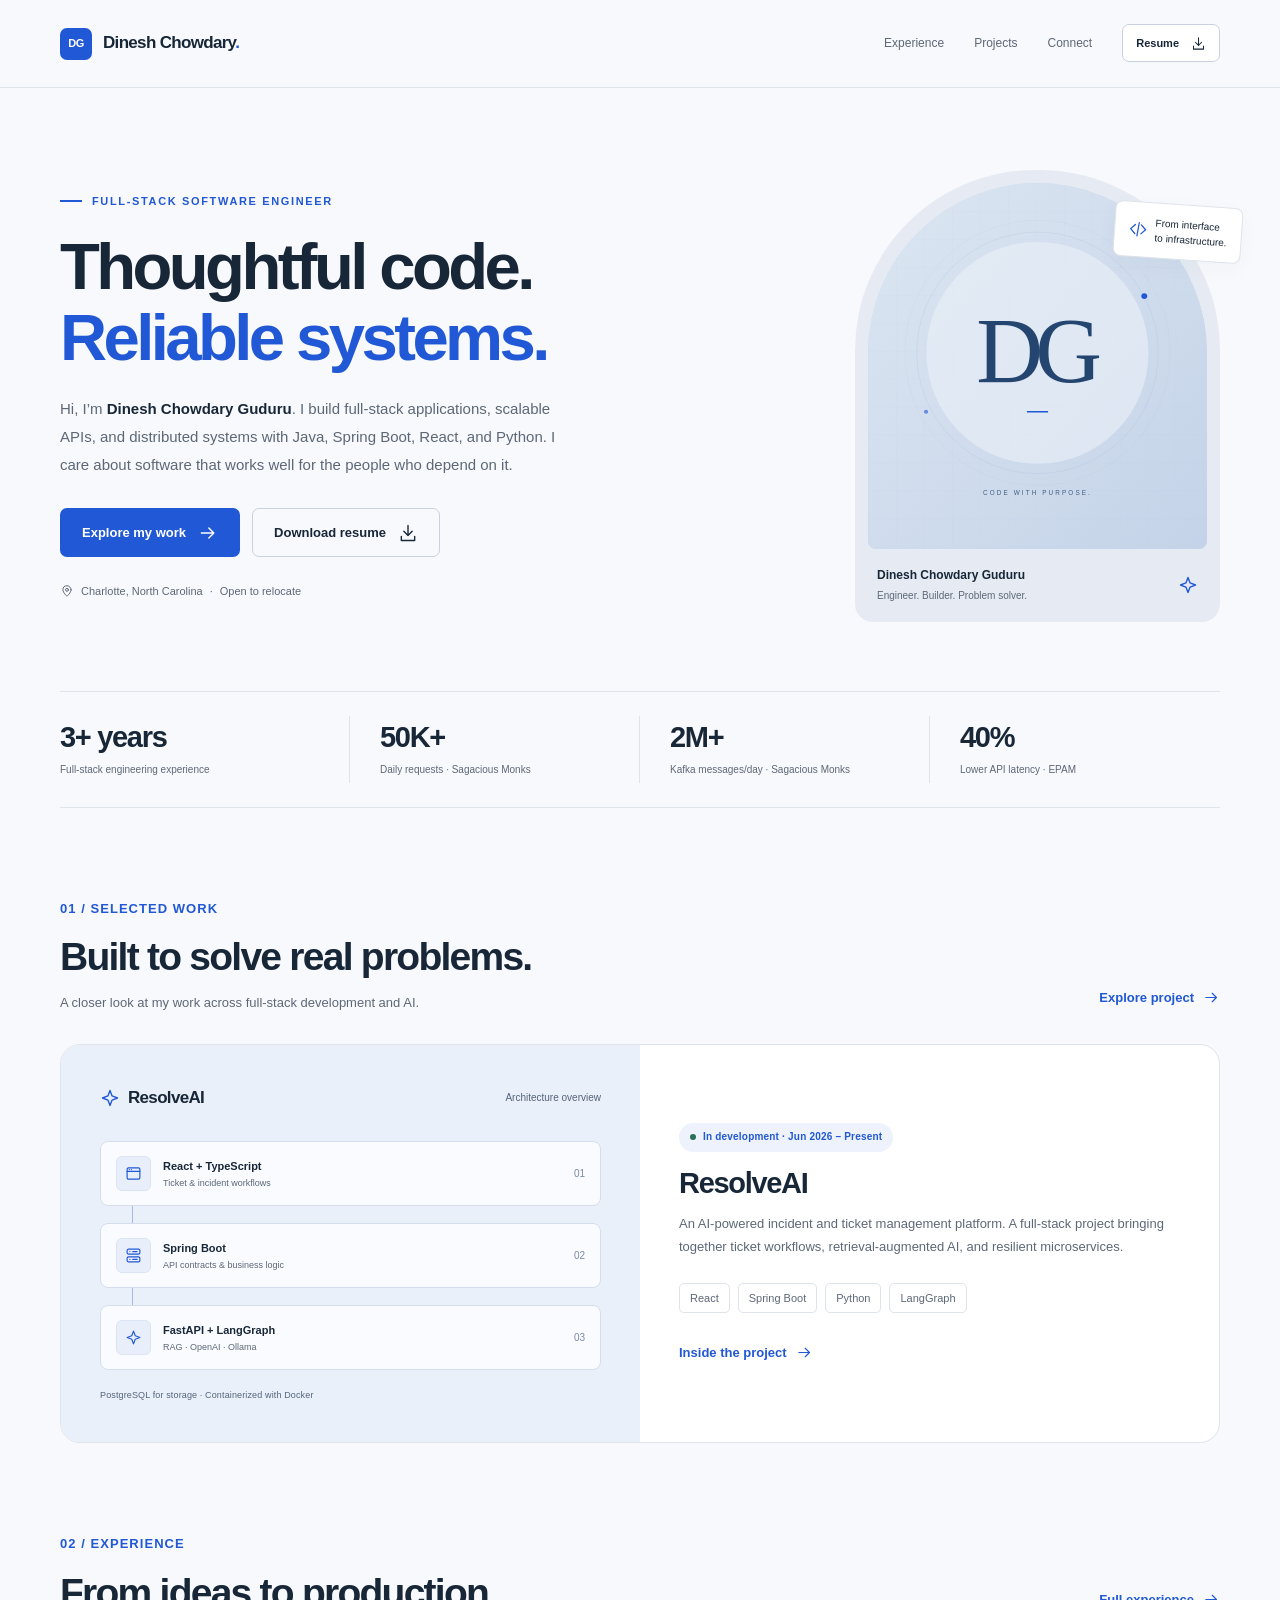
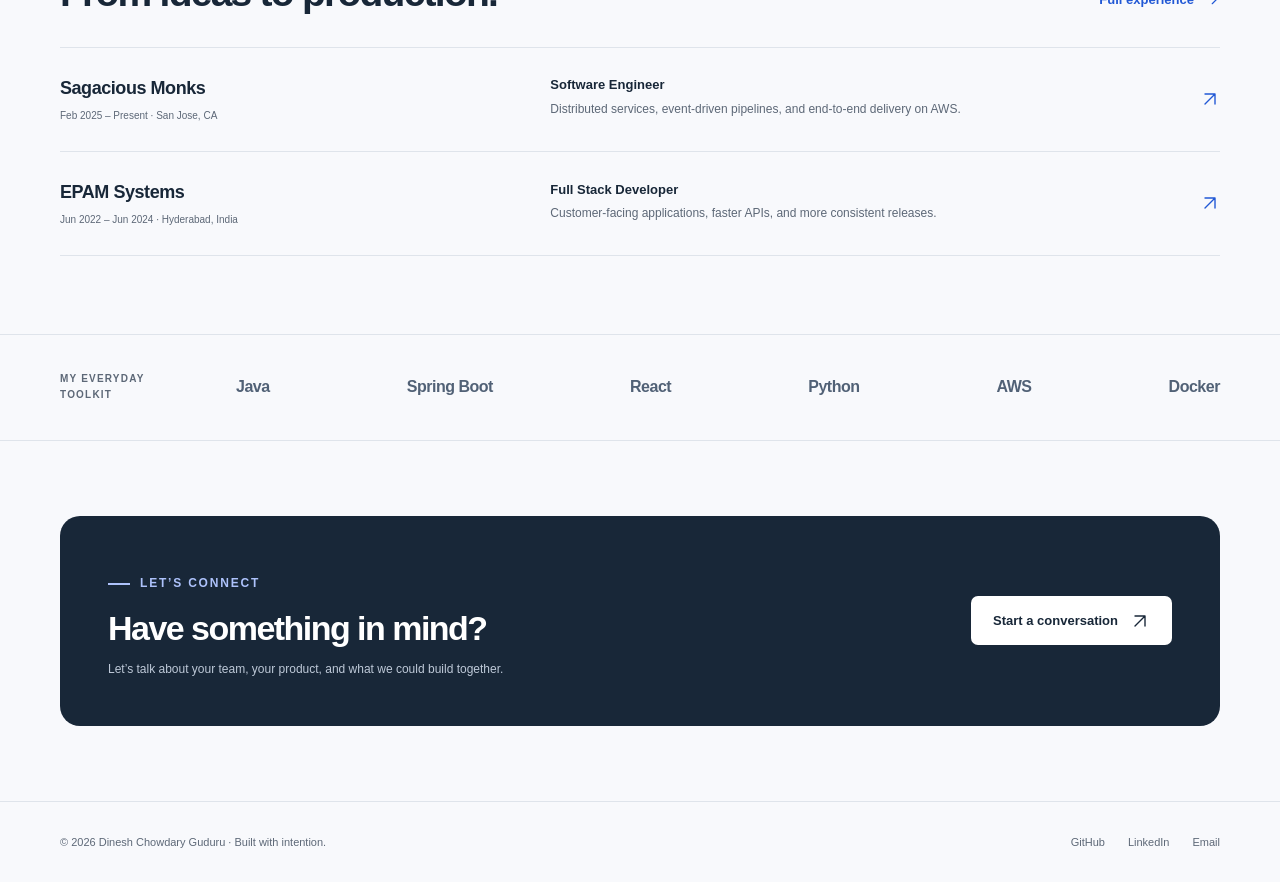
<file: index.html>
<!DOCTYPE html>
<html lang="en">
<head>
  <meta charset="UTF-8">
  <meta name="viewport" content="width=device-width, initial-scale=1.0">
  <meta name="description" content="Full-stack software engineer building scalable applications, APIs, and distributed systems with Java, Spring Boot, React, and Python. Based in Charlotte, NC.">
  <meta name="author" content="Dinesh Chowdary Guduru">
  <meta name="theme-color" content="#f8f9fc">
  <meta property="og:title" content="Dinesh Chowdary Guduru | Full-Stack Software Engineer">
  <meta property="og:description" content="Full-stack software engineer building scalable applications, APIs, and distributed systems with Java, Spring Boot, React, and Python. Based in Charlotte, NC.">
  <meta property="og:type" content="website">
  <title>Dinesh Chowdary Guduru | Full-Stack Software Engineer</title>
  <link rel="icon" type="image/svg+xml" href="assets/favicon.svg">
  <link rel="stylesheet" href="styles.css">
  <script src="script.js" defer></script>
</head>
<body>
  <a class="skip-link" href="#main-content">Skip to content</a>
  <header class="site-header">
    <div class="container nav-shell">
      <!-- Your name is the Home button on every page. -->
      <a class="brand" href="index.html" aria-label="Dinesh Chowdary Guduru — Home" aria-current="page">
        <span class="brand-mark" aria-hidden="true">DG</span>
        <span>Dinesh Chowdary<span class="brand-dot">.</span></span>
      </a>
      <button class="menu-toggle" type="button" data-menu-button aria-controls="site-navigation" aria-expanded="false" hidden>
        <span data-menu-label>Menu</span><svg class="icon" viewBox="0 0 24 24" aria-hidden="true"><path d="M4 7h16M4 12h16M4 17h16"/></svg>
      </button>
      <nav id="site-navigation" class="site-nav" data-navigation aria-label="Main navigation">
        <a class="nav-link" href="experience.html">Experience</a>
        <a class="nav-link" href="projects.html">Projects</a>
        <a class="nav-link" href="connect.html">Connect</a>
        <a class="button button-secondary nav-resume" href="assets/dinesh-guduru-resume.pdf" download>Resume<svg class="icon" viewBox="0 0 24 24" aria-hidden="true"><path d="M12 3v12m-5-5 5 5 5-5M4 16v5h16v-5"/></svg></a>
      </nav>
    </div>
  </header>
  <main id="main-content" tabindex="-1">
    <!-- HOME: introduction and portrait -->
    <section class="container hero" aria-labelledby="home-title">
      <div class="hero-grid">
        <div class="hero-copy">
          <p class="eyebrow">Full-stack software engineer</p>
          <h1 id="home-title">Thoughtful code.<span>Reliable systems.</span></h1>
          <p class="hero-intro">Hi, I’m <strong>Dinesh Chowdary Guduru</strong>. I build full-stack applications, scalable APIs, and distributed systems with Java, Spring Boot, React, and Python. I care about software that works well for the people who depend on it.</p>
          <div class="button-row">
            <a class="button button-primary" href="projects.html">Explore my work<svg class="icon" viewBox="0 0 24 24" aria-hidden="true"><path d="M4 12h15m-6-6 6 6-6 6"/></svg></a>
            <a class="button button-secondary" href="assets/dinesh-guduru-resume.pdf" download>Download resume<svg class="icon" viewBox="0 0 24 24" aria-hidden="true"><path d="M12 3v12m-5-5 5 5 5-5M4 16v5h16v-5"/></svg></a>
          </div>
          <p class="hero-location"><svg class="icon" viewBox="0 0 24 24" aria-hidden="true"><path d="M19 10c0 5-7 11-7 11S5 15 5 10a7 7 0 1 1 14 0Z"/><circle cx="12" cy="10" r="2.5"/></svg>Charlotte, North Carolina<span aria-hidden="true">·</span>Open to relocate</p>
        </div>
        <div class="portrait">
          <div class="portrait-wrap">
            <!-- PHOTO: replace assets/profile.svg with assets/profile.jpg,
                 and set alt="Portrait of Dinesh Chowdary Guduru". -->
            <img class="portrait-image" data-portrait src="assets/profile.svg" width="800" height="864" alt="DG monogram for Dinesh Chowdary Guduru" fetchpriority="high">
            <div class="portrait-tag"><svg class="icon" viewBox="0 0 24 24" aria-hidden="true"><path d="m8 6-6 6 6 6m8-12 6 6-6 6m-3-15-2 18"/></svg>From interface<br>to infrastructure.</div>
            <div class="portrait-caption">
              <div><strong>Dinesh Chowdary Guduru</strong><p>Engineer. Builder. Problem solver.</p></div>
              <svg class="icon" viewBox="0 0 24 24" aria-hidden="true"><path d="m12 3 2.5 6.5L21 12l-6.5 2.5L12 21l-2.5-6.5L3 12l6.5-2.5L12 3Z"/></svg>
            </div>
          </div>
        </div>
      </div>
    </section>

    <!-- Results from the supplied resume. Each links to the relevant experience. -->
    <div class="container proof-strip" aria-label="Career highlights">
      <div class="proof-item"><a href="experience.html"><strong>3+ years</strong><span>Full-stack engineering experience</span></a></div>
      <div class="proof-item"><a href="experience.html#sagacious"><strong>50K+</strong><span>Daily requests · Sagacious Monks</span></a></div>
      <div class="proof-item"><a href="experience.html#sagacious"><strong>2M+</strong><span>Kafka messages/day · Sagacious Monks</span></a></div>
      <div class="proof-item"><a href="experience.html#epam"><strong>40%</strong><span>Lower API latency · EPAM</span></a></div>
    </div>

    <!-- HOME: featured project -->
    <section class="container section" aria-labelledby="featured-title">
      <div class="section-header">
        <div><p class="section-number">01 / SELECTED WORK</p><h2 id="featured-title">Built to solve real problems.</h2><p>A closer look at my work across full-stack development and AI.</p></div>
        <a class="text-link" href="projects.html">Explore project<svg class="icon" viewBox="0 0 24 24" aria-hidden="true"><path d="M4 12h15m-6-6 6 6-6 6"/></svg></a>
      </div>
      <article class="project-feature">
        <div class="project-visual">
            <div class="visual-topline">
              <span class="project-logotype"><svg class="icon" viewBox="0 0 24 24" aria-hidden="true"><path d="m12 3 2.5 6.5L21 12l-6.5 2.5L12 21l-2.5-6.5L3 12l6.5-2.5L12 3Z"/></svg>ResolveAI</span>
              <span>Architecture overview</span>
            </div>
            <div class="architecture" role="img" aria-label="ResolveAI architecture: React and TypeScript interface, Spring Boot API services, Python FastAPI with LangGraph and RAG, and PostgreSQL storage.">
              <div class="architecture-node">
                <span class="node-icon"><svg class="icon" viewBox="0 0 24 24" aria-hidden="true"><rect x="3" y="4" width="18" height="16" rx="2"/><path d="M3 9h18M6 6.5h.01m3 0h.01"/></svg></span>
                <div><span class="node-title">React + TypeScript</span><span class="node-detail">Ticket &amp; incident workflows</span></div>
                <span class="node-number">01</span>
              </div>
              <div class="node-connector"></div>
              <div class="architecture-node">
                <span class="node-icon"><svg class="icon" viewBox="0 0 24 24" aria-hidden="true"><rect x="3" y="3" width="18" height="7" rx="2"/><rect x="3" y="14" width="18" height="7" rx="2"/><path d="M7 6.5h.01M7 17.5h.01M11 6.5h6M11 17.5h6"/></svg></span>
                <div><span class="node-title">Spring Boot</span><span class="node-detail">API contracts &amp; business logic</span></div>
                <span class="node-number">02</span>
              </div>
              <div class="node-connector"></div>
              <div class="architecture-node">
                <span class="node-icon"><svg class="icon" viewBox="0 0 24 24" aria-hidden="true"><path d="m12 3 2.5 6.5L21 12l-6.5 2.5L12 21l-2.5-6.5L3 12l6.5-2.5L12 3Z"/></svg></span>
                <div><span class="node-title">FastAPI + LangGraph</span><span class="node-detail">RAG · OpenAI · Ollama</span></div>
                <span class="node-number">03</span>
              </div>
            </div>
            <p class="visual-caption">PostgreSQL for storage · Containerized with Docker</p>
          </div>
        <div class="project-copy">
          <span class="pill"><span class="status-dot"></span>In development · Jun 2026 – Present</span>
          <h3>ResolveAI</h3>
          <p>An AI-powered incident and ticket management platform. A full-stack project bringing together ticket workflows, retrieval-augmented AI, and resilient microservices.</p>
          <ul class="tags" aria-label="Technologies"><li>React</li><li>Spring Boot</li><li>Python</li><li>LangGraph</li></ul>
          <a class="text-link" href="projects.html#resolveai">Inside the project<svg class="icon" viewBox="0 0 24 24" aria-hidden="true"><path d="M4 12h15m-6-6 6 6-6 6"/></svg></a>
        </div>
      </article>
    </section>

    <!-- HOME: work experience preview -->
    <section class="container section experience-preview" aria-labelledby="experience-title">
      <div class="section-header">
        <div><p class="section-number">02 / EXPERIENCE</p><h2 id="experience-title">From ideas to production.</h2></div>
        <a class="text-link" href="experience.html">Full experience<svg class="icon" viewBox="0 0 24 24" aria-hidden="true"><path d="M4 12h15m-6-6 6 6-6 6"/></svg></a>
      </div>
      <a class="experience-row" href="experience.html#sagacious">
        <div><div class="company-name">Sagacious Monks</div><p class="company-date">Feb 2025 – Present · San Jose, CA</p></div>
        <div class="experience-summary"><h3>Software Engineer</h3><p>Distributed services, event-driven pipelines, and end-to-end delivery on AWS.</p></div>
        <svg class="icon" viewBox="0 0 24 24" aria-hidden="true"><path d="M6 18 18 6M6 6h12v12"/></svg>
      </a>
      <a class="experience-row" href="experience.html#epam">
        <div><div class="company-name">EPAM Systems</div><p class="company-date">Jun 2022 – Jun 2024 · Hyderabad, India</p></div>
        <div class="experience-summary"><h3>Full Stack Developer</h3><p>Customer-facing applications, faster APIs, and more consistent releases.</p></div>
        <svg class="icon" viewBox="0 0 24 24" aria-hidden="true"><path d="M6 18 18 6M6 6h12v12"/></svg>
      </a>
    </section>

    <section class="skills-band" aria-label="Core technologies">
      <div class="container skills-inner">
        <p>My everyday toolkit</p>
        <div class="skill-names"><span>Java</span><span>Spring Boot</span><span>React</span><span>Python</span><span>AWS</span><span>Docker</span></div>
      </div>
    </section>
    <section class="container cta-section" aria-labelledby="cta-title">
      <div class="cta-panel">
        <div>
          <p class="eyebrow">Let’s connect</p>
          <h2 id="cta-title">Have something in mind?</h2>
          <p>Let’s talk about your team, your product, and what we could build together.</p>
        </div>
        <a class="button button-white" href="connect.html">Start a conversation<svg class="icon" viewBox="0 0 24 24" aria-hidden="true"><path d="M6 18 18 6M6 6h12v12"/></svg></a>
      </div>
    </section>
  </main>
  <footer class="site-footer">
    <div class="container footer-inner">
      <p class="footer-copy">© <span data-year>2026</span> Dinesh Chowdary Guduru · Built with intention.</p>
      <nav class="footer-links" aria-label="Social links">
        <a href="https://github.com/dineshchowdary15" target="_blank" rel="noopener noreferrer">GitHub<span class="sr-only"> (opens in a new tab)</span></a>
        <a href="https://www.linkedin.com/in/dinesh-chowdary-7924b6219" target="_blank" rel="noopener noreferrer">LinkedIn<span class="sr-only"> (opens in a new tab)</span></a>
        <a href="mailto:dineshchowdary15@gmail.com">Email</a>
      </nav>
    </div>
  </footer>
</body>
</html>
</file>
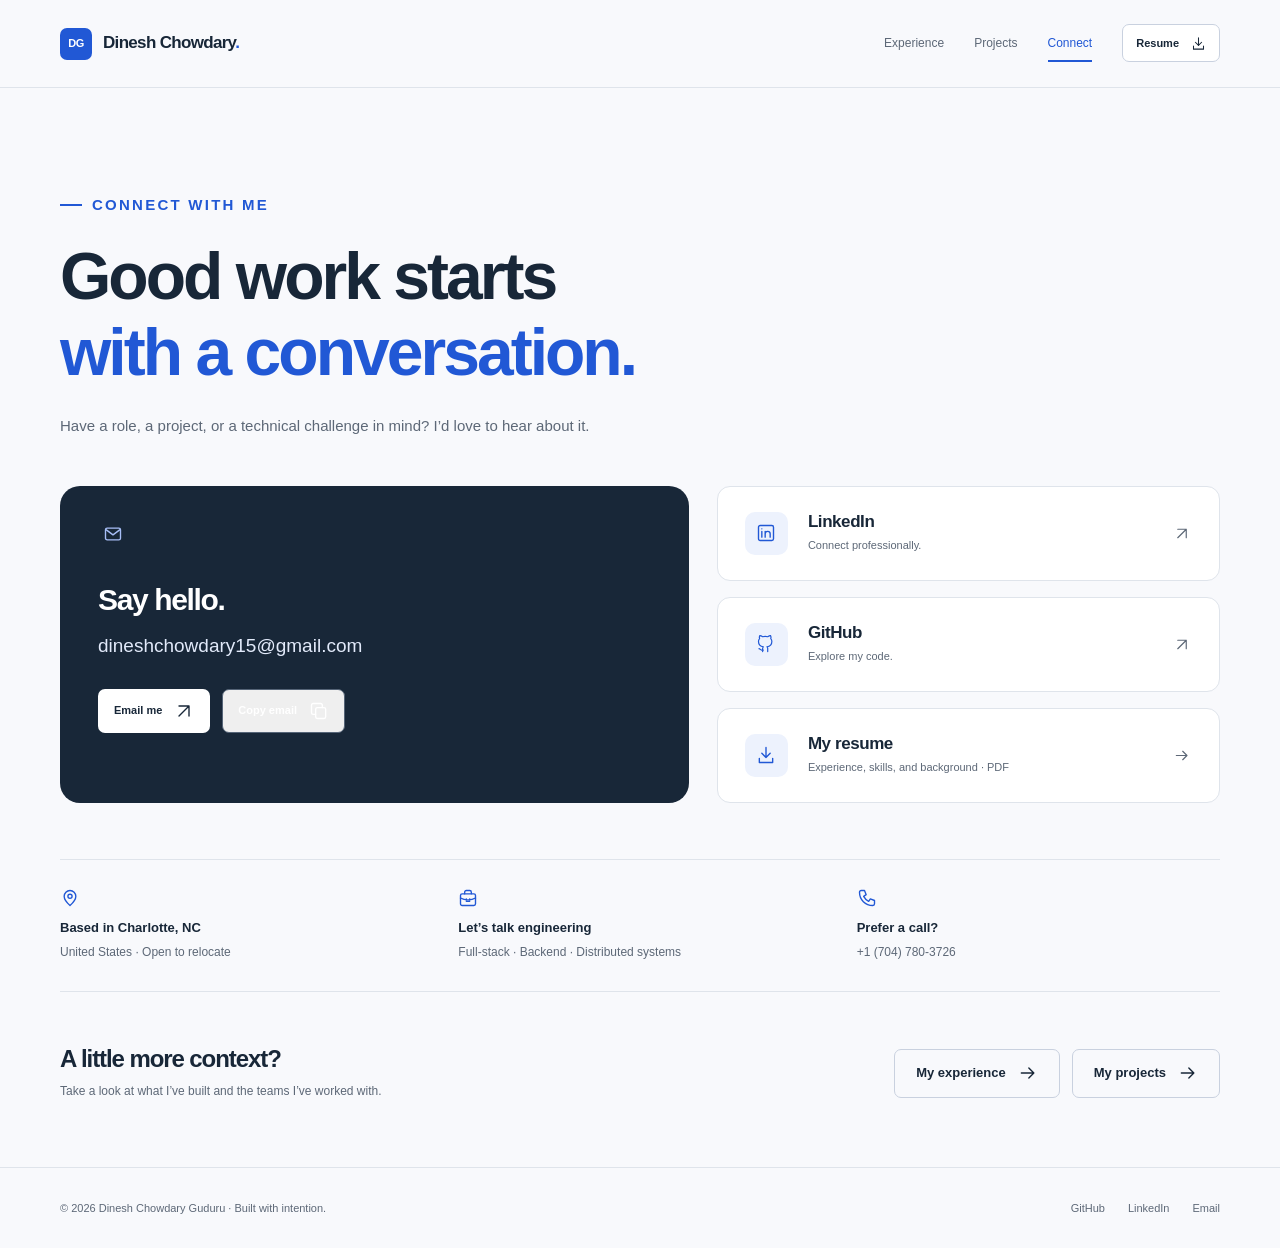
<file: connect.html>
<!DOCTYPE html>
<html lang="en">
<head>
  <meta charset="UTF-8">
  <meta name="viewport" content="width=device-width, initial-scale=1.0">
  <meta name="description" content="Connect with Dinesh Chowdary Guduru about full-stack engineering, distributed systems, and software opportunities.">
  <meta name="author" content="Dinesh Chowdary Guduru">
  <meta name="theme-color" content="#f8f9fc">
  <meta property="og:title" content="Connect | Dinesh Chowdary Guduru">
  <meta property="og:description" content="Connect with Dinesh Chowdary Guduru about full-stack engineering, distributed systems, and software opportunities.">
  <meta property="og:type" content="website">
  <title>Connect | Dinesh Chowdary Guduru</title>
  <link rel="icon" type="image/svg+xml" href="assets/favicon.svg">
  <link rel="stylesheet" href="styles.css">
  <script src="script.js" defer></script>
</head>
<body>
  <a class="skip-link" href="#main-content">Skip to content</a>
  <header class="site-header">
    <div class="container nav-shell">
      <!-- Your name is the Home button on every page. -->
      <a class="brand" href="index.html" aria-label="Dinesh Chowdary Guduru — Home">
        <span class="brand-mark" aria-hidden="true">DG</span>
        <span>Dinesh Chowdary<span class="brand-dot">.</span></span>
      </a>
      <button class="menu-toggle" type="button" data-menu-button aria-controls="site-navigation" aria-expanded="false" hidden>
        <span data-menu-label>Menu</span><svg class="icon" viewBox="0 0 24 24" aria-hidden="true"><path d="M4 7h16M4 12h16M4 17h16"/></svg>
      </button>
      <nav id="site-navigation" class="site-nav" data-navigation aria-label="Main navigation">
        <a class="nav-link" href="experience.html">Experience</a>
        <a class="nav-link" href="projects.html">Projects</a>
        <a class="nav-link" href="connect.html" aria-current="page">Connect</a>
        <a class="button button-secondary nav-resume" href="assets/dinesh-guduru-resume.pdf" download>Resume<svg class="icon" viewBox="0 0 24 24" aria-hidden="true"><path d="M12 3v12m-5-5 5 5 5-5M4 16v5h16v-5"/></svg></a>
      </nav>
    </div>
  </header>
  <main id="main-content" tabindex="-1">
    <section class="container page-intro connect-intro" aria-labelledby="connect-page-title">
      <p class="eyebrow">Connect with me</p>
      <h1 id="connect-page-title">Good work starts<br><span class="text-blue">with a conversation.</span></h1>
      <p>Have a role, a project, or a technical challenge in mind? I’d love to hear about it.</p>
    </section>

    <div class="container contact-grid">
      <section class="email-card" aria-labelledby="email-title">
        <svg class="icon" viewBox="0 0 24 24" aria-hidden="true"><rect x="3" y="5" width="18" height="14" rx="2"/><path d="m4 7 8 6 8-6"/></svg>
        <h2 id="email-title">Say hello.</h2>
        <a class="email-address" href="mailto:dineshchowdary15@gmail.com">dineshchowdary15@gmail.com</a>
        <div class="button-row">
          <a class="button button-white" href="mailto:dineshchowdary15@gmail.com?subject=Let%27s%20connect">Email me<svg class="icon" viewBox="0 0 24 24" aria-hidden="true"><path d="M6 18 18 6M6 6h12v12"/></svg></a>
          <button class="button button-ghost" type="button" data-copy-email="dineshchowdary15@gmail.com">Copy email<svg class="icon" viewBox="0 0 24 24" aria-hidden="true"><rect x="8" y="8" width="12" height="13" rx="2"/><path d="M16 8V5a2 2 0 0 0-2-2H5a2 2 0 0 0-2 2v9a2 2 0 0 0 2 2h3"/></svg></button>
        </div>
        <p class="copy-status" data-copy-status role="status" aria-live="polite"></p>
        <noscript><p class="copy-status">You can select the address above to copy it.</p></noscript>
      </section>

      <div class="social-stack">
        <a class="social-card" href="https://www.linkedin.com/in/dinesh-chowdary-7924b6219" target="_blank" rel="noopener noreferrer">
          <span class="social-icon"><svg class="icon" viewBox="0 0 24 24" aria-hidden="true"><rect x="3" y="3" width="18" height="18" rx="2"/><path d="M7 10v7m0-10h.01M11 17v-7m0 3a3 3 0 0 1 6 0v4"/></svg></span>
          <div><h2>LinkedIn</h2><p>Connect professionally.<span class="sr-only"> Opens in a new tab.</span></p></div>
          <svg class="icon" viewBox="0 0 24 24" aria-hidden="true"><path d="M6 18 18 6M6 6h12v12"/></svg>
        </a>
        <a class="social-card" href="https://github.com/dineshchowdary15" target="_blank" rel="noopener noreferrer">
          <span class="social-icon"><svg class="icon" viewBox="0 0 24 24" aria-hidden="true"><path d="M9 20c-4 1-4-2-6-2m12 4v-4a3.5 3.5 0 0 0-1-2.7c3.3-.4 6.7-1.6 6.7-7.3A5.7 5.7 0 0 0 19.2 4a5.3 5.3 0 0 0-.2-4s-1.2-.4-4 1.5a14 14 0 0 0-7 0C5.2-.4 4 0 4 0a5.3 5.3 0 0 0-.2 4A5.7 5.7 0 0 0 2.3 8c0 5.7 3.4 6.9 6.7 7.3A3.5 3.5 0 0 0 8 18v4" transform="translate(1 2) scale(.87)"/></svg></span>
          <div><h2>GitHub</h2><p>Explore my code.<span class="sr-only"> Opens in a new tab.</span></p></div>
          <svg class="icon" viewBox="0 0 24 24" aria-hidden="true"><path d="M6 18 18 6M6 6h12v12"/></svg>
        </a>
        <a class="social-card" href="assets/dinesh-guduru-resume.pdf" download>
          <span class="social-icon"><svg class="icon" viewBox="0 0 24 24" aria-hidden="true"><path d="M12 3v12m-5-5 5 5 5-5M4 16v5h16v-5"/></svg></span>
          <div><h2>My resume</h2><p>Experience, skills, and background · PDF</p></div>
          <svg class="icon" viewBox="0 0 24 24" aria-hidden="true"><path d="M4 12h15m-6-6 6 6-6 6"/></svg>
        </a>
      </div>
    </div>

    <section class="container contact-details" aria-label="Location and contact details">
      <div><svg class="icon" viewBox="0 0 24 24" aria-hidden="true"><path d="M19 10c0 5-7 11-7 11S5 15 5 10a7 7 0 1 1 14 0Z"/><circle cx="12" cy="10" r="2.5"/></svg><h2>Based in Charlotte, NC</h2><p>United States · Open to relocate</p></div>
      <div><svg class="icon" viewBox="0 0 24 24" aria-hidden="true"><rect x="3" y="7" width="18" height="14" rx="2"/><path d="M8 7V5a2 2 0 0 1 2-2h4a2 2 0 0 1 2 2v2M3 12c5 3 13 3 18 0M10 13v3h4v-3"/></svg><h2>Let’s talk engineering</h2><p>Full-stack · Backend · Distributed systems</p></div>
      <div><svg class="icon" viewBox="0 0 24 24" aria-hidden="true"><path d="M5 3h4l2 5-3 2a14 14 0 0 0 6 6l2-3 5 2v4a2 2 0 0 1-2 2C10 21 3 14 3 5a2 2 0 0 1 2-2Z"/></svg><h2>Prefer a call?</h2><p><a href="tel:+17047803726">+1 (704) 780-3726</a></p></div>
    </section>

    <section class="container connect-bottom" aria-labelledby="keep-exploring-title">
      <div><h2 id="keep-exploring-title">A little more context?</h2><p>Take a look at what I’ve built and the teams I’ve worked with.</p></div>
      <div class="button-row"><a class="button button-secondary" href="experience.html">My experience<svg class="icon" viewBox="0 0 24 24" aria-hidden="true"><path d="M4 12h15m-6-6 6 6-6 6"/></svg></a><a class="button button-secondary" href="projects.html">My projects<svg class="icon" viewBox="0 0 24 24" aria-hidden="true"><path d="M4 12h15m-6-6 6 6-6 6"/></svg></a></div>
    </section>
  </main>
  <footer class="site-footer">
    <div class="container footer-inner">
      <p class="footer-copy">© <span data-year>2026</span> Dinesh Chowdary Guduru · Built with intention.</p>
      <nav class="footer-links" aria-label="Social links">
        <a href="https://github.com/dineshchowdary15" target="_blank" rel="noopener noreferrer">GitHub<span class="sr-only"> (opens in a new tab)</span></a>
        <a href="https://www.linkedin.com/in/dinesh-chowdary-7924b6219" target="_blank" rel="noopener noreferrer">LinkedIn<span class="sr-only"> (opens in a new tab)</span></a>
        <a href="mailto:dineshchowdary15@gmail.com">Email</a>
      </nav>
    </div>
  </footer>
</body>
</html>
</file>
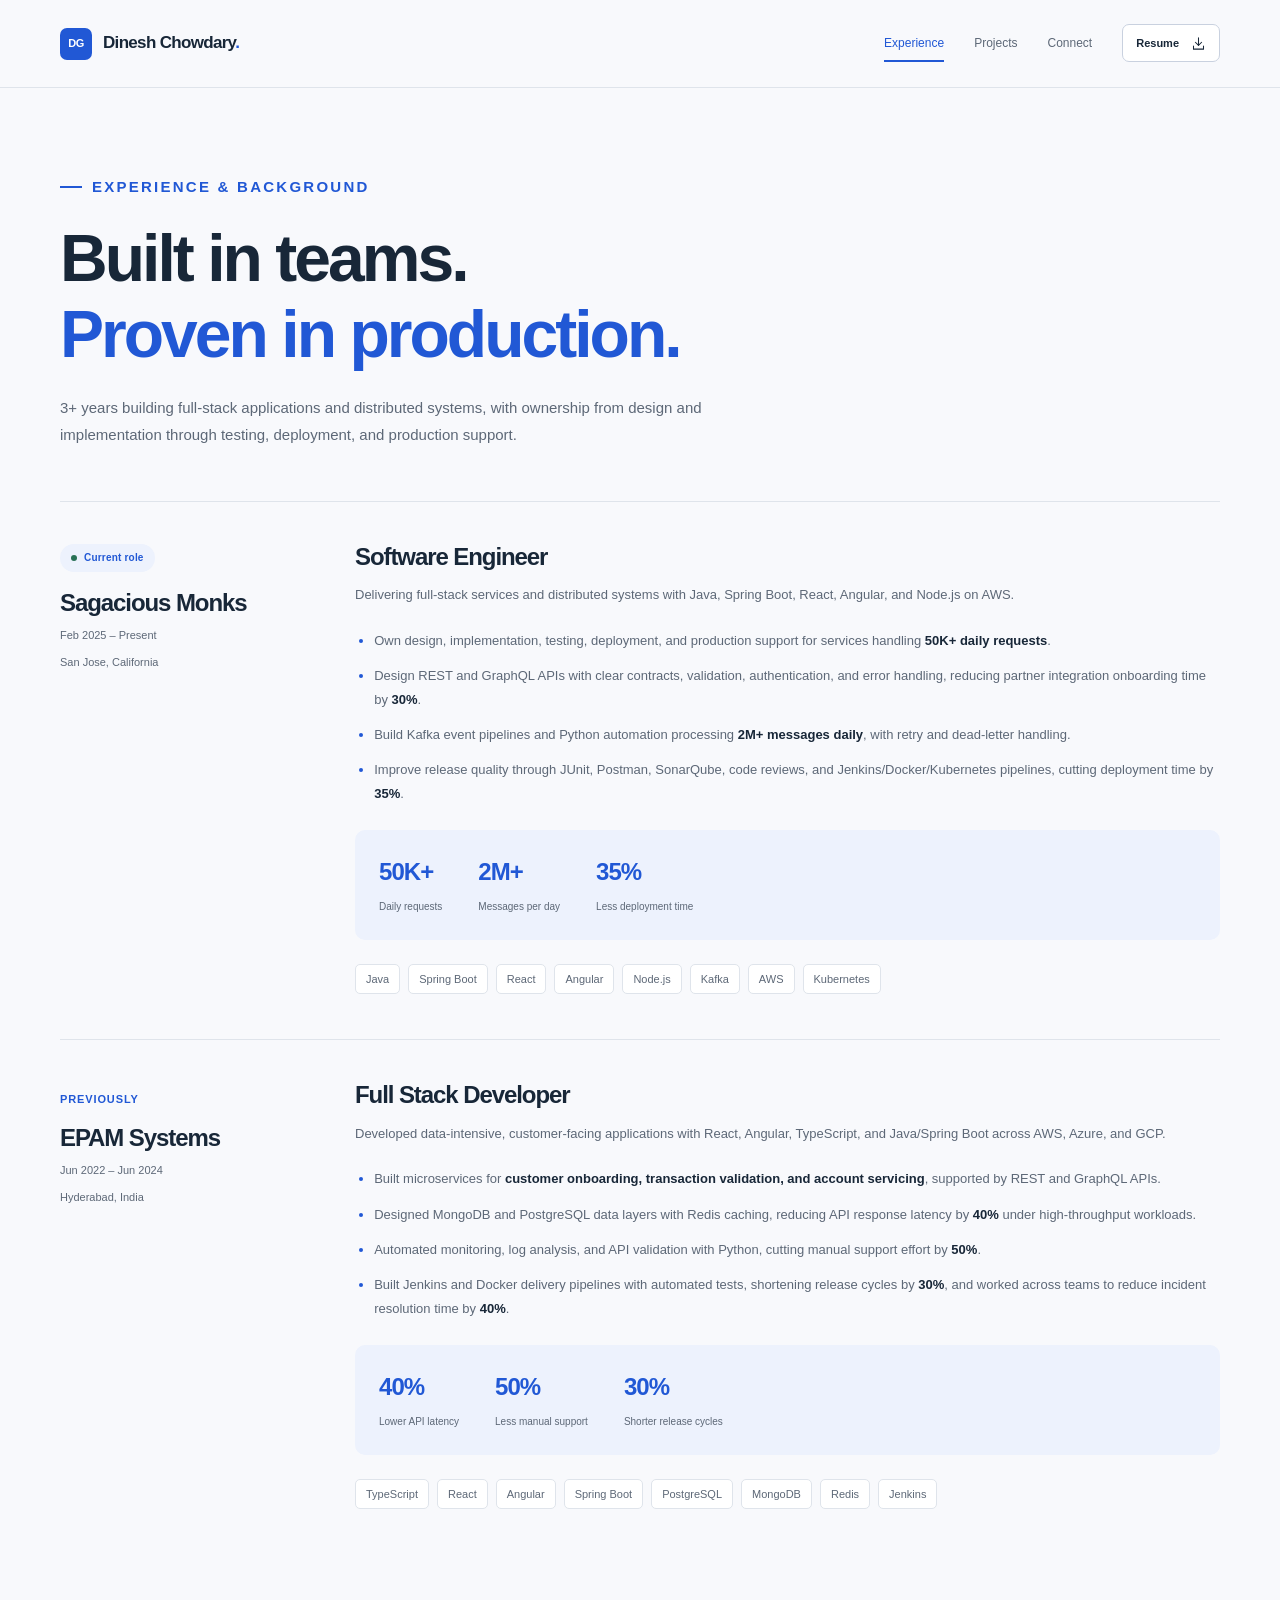
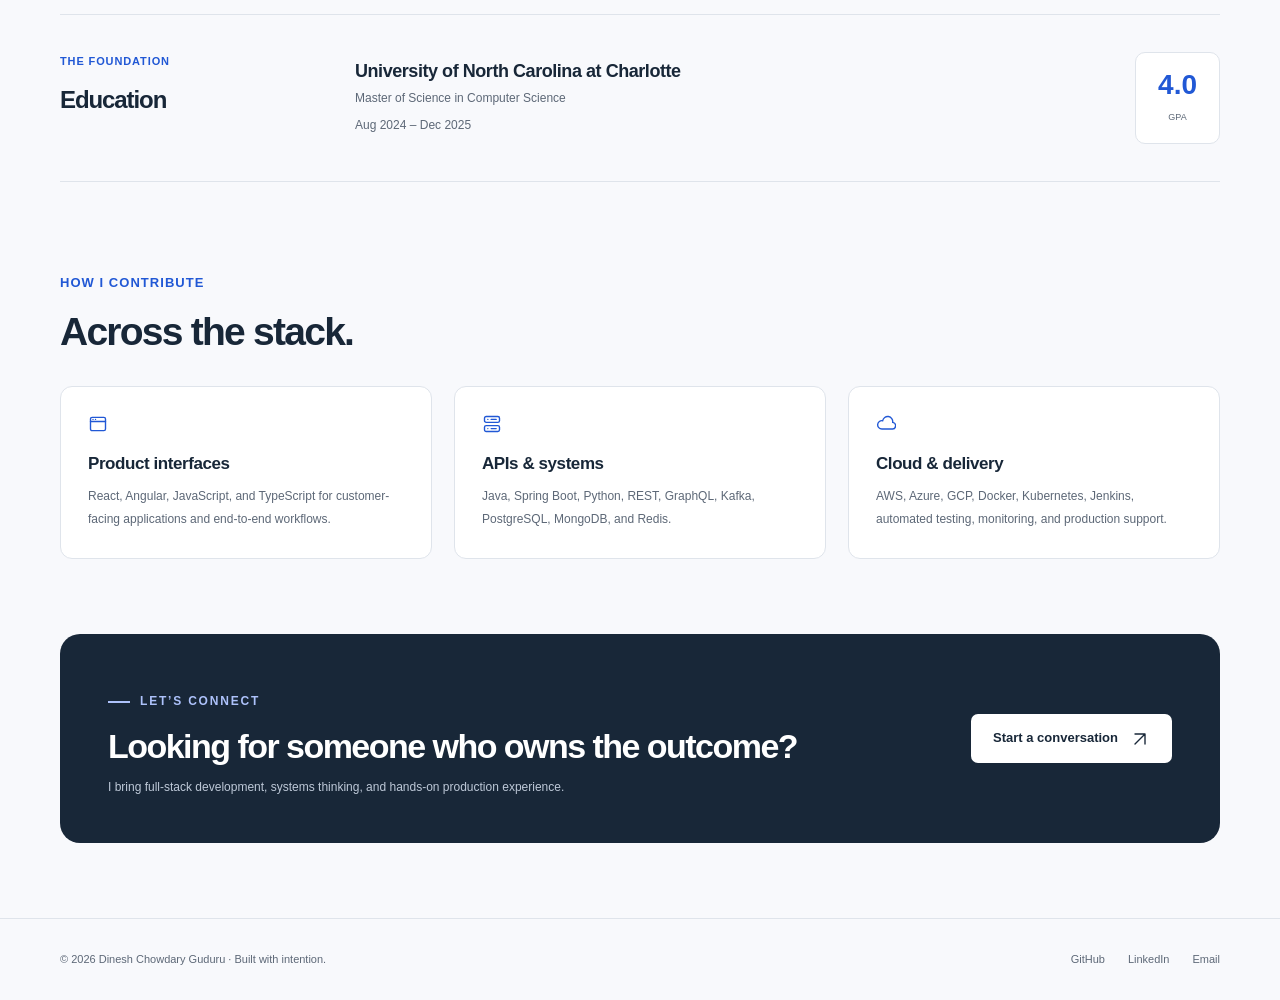
<file: experience.html>
<!DOCTYPE html>
<html lang="en">
<head>
  <meta charset="UTF-8">
  <meta name="viewport" content="width=device-width, initial-scale=1.0">
  <meta name="description" content="Software engineering experience at Sagacious Monks and EPAM Systems, plus an M.S. in Computer Science from UNC Charlotte.">
  <meta name="author" content="Dinesh Chowdary Guduru">
  <meta name="theme-color" content="#f8f9fc">
  <meta property="og:title" content="Experience | Dinesh Chowdary Guduru">
  <meta property="og:description" content="Software engineering experience at Sagacious Monks and EPAM Systems, plus an M.S. in Computer Science from UNC Charlotte.">
  <meta property="og:type" content="website">
  <title>Experience | Dinesh Chowdary Guduru</title>
  <link rel="icon" type="image/svg+xml" href="assets/favicon.svg">
  <link rel="stylesheet" href="styles.css">
  <script src="script.js" defer></script>
</head>
<body>
  <a class="skip-link" href="#main-content">Skip to content</a>
  <header class="site-header">
    <div class="container nav-shell">
      <!-- Your name is the Home button on every page. -->
      <a class="brand" href="index.html" aria-label="Dinesh Chowdary Guduru — Home">
        <span class="brand-mark" aria-hidden="true">DG</span>
        <span>Dinesh Chowdary<span class="brand-dot">.</span></span>
      </a>
      <button class="menu-toggle" type="button" data-menu-button aria-controls="site-navigation" aria-expanded="false" hidden>
        <span data-menu-label>Menu</span><svg class="icon" viewBox="0 0 24 24" aria-hidden="true"><path d="M4 7h16M4 12h16M4 17h16"/></svg>
      </button>
      <nav id="site-navigation" class="site-nav" data-navigation aria-label="Main navigation">
        <a class="nav-link" href="experience.html" aria-current="page">Experience</a>
        <a class="nav-link" href="projects.html">Projects</a>
        <a class="nav-link" href="connect.html">Connect</a>
        <a class="button button-secondary nav-resume" href="assets/dinesh-guduru-resume.pdf" download>Resume<svg class="icon" viewBox="0 0 24 24" aria-hidden="true"><path d="M12 3v12m-5-5 5 5 5-5M4 16v5h16v-5"/></svg></a>
      </nav>
    </div>
  </header>
  <main id="main-content" tabindex="-1">
    <section class="container page-intro" aria-labelledby="experience-page-title">
      <p class="eyebrow">Experience &amp; background</p>
      <h1 id="experience-page-title">Built in teams.<br><span class="text-blue">Proven in production.</span></h1>
      <p>3+ years building full-stack applications and distributed systems, with ownership from design and implementation through testing, deployment, and production support.</p>
    </section>

    <div class="container timeline">
      <article class="job" id="sagacious" aria-labelledby="sagacious-title">
        <div class="job-side">
          <span class="pill"><span class="status-dot"></span>Current role</span>
          <h2 id="sagacious-title">Sagacious Monks</h2>
          <p>Feb 2025 – Present</p><p>San Jose, California</p>
        </div>
        <div class="job-content">
          <h3>Software Engineer</h3>
          <p class="job-intro">Delivering full-stack services and distributed systems with Java, Spring Boot, React, Angular, and Node.js on AWS.</p>
          <ul class="job-highlights">
            <li>Own design, implementation, testing, deployment, and production support for services handling <strong>50K+ daily requests</strong>.</li>
            <li>Design REST and GraphQL APIs with clear contracts, validation, authentication, and error handling, reducing partner integration onboarding time by <strong>30%</strong>.</li>
            <li>Build Kafka event pipelines and Python automation processing <strong>2M+ messages daily</strong>, with retry and dead-letter handling.</li>
            <li>Improve release quality through JUnit, Postman, SonarQube, code reviews, and Jenkins/Docker/Kubernetes pipelines, cutting deployment time by <strong>35%</strong>.</li>
          </ul>
          <div class="job-results" aria-label="Sagacious Monks results">
            <div><strong>50K+</strong><span>Daily requests</span></div>
            <div><strong>2M+</strong><span>Messages per day</span></div>
            <div><strong>35%</strong><span>Less deployment time</span></div>
          </div>
          <ul class="tags" aria-label="Technologies"><li>Java</li><li>Spring Boot</li><li>React</li><li>Angular</li><li>Node.js</li><li>Kafka</li><li>AWS</li><li>Kubernetes</li></ul>
        </div>
      </article>

      <article class="job" id="epam" aria-labelledby="epam-title">
        <div class="job-side">
          <p class="section-number">PREVIOUSLY</p>
          <h2 id="epam-title">EPAM Systems</h2>
          <p>Jun 2022 – Jun 2024</p><p>Hyderabad, India</p>
        </div>
        <div class="job-content">
          <h3>Full Stack Developer</h3>
          <p class="job-intro">Developed data-intensive, customer-facing applications with React, Angular, TypeScript, and Java/Spring Boot across AWS, Azure, and GCP.</p>
          <ul class="job-highlights">
            <li>Built microservices for <strong>customer onboarding, transaction validation, and account servicing</strong>, supported by REST and GraphQL APIs.</li>
            <li>Designed MongoDB and PostgreSQL data layers with Redis caching, reducing API response latency by <strong>40%</strong> under high-throughput workloads.</li>
            <li>Automated monitoring, log analysis, and API validation with Python, cutting manual support effort by <strong>50%</strong>.</li>
            <li>Built Jenkins and Docker delivery pipelines with automated tests, shortening release cycles by <strong>30%</strong>, and worked across teams to reduce incident resolution time by <strong>40%</strong>.</li>
          </ul>
          <div class="job-results" aria-label="EPAM Systems results">
            <div><strong>40%</strong><span>Lower API latency</span></div>
            <div><strong>50%</strong><span>Less manual support</span></div>
            <div><strong>30%</strong><span>Shorter release cycles</span></div>
          </div>
          <ul class="tags" aria-label="Technologies"><li>TypeScript</li><li>React</li><li>Angular</li><li>Spring Boot</li><li>PostgreSQL</li><li>MongoDB</li><li>Redis</li><li>Jenkins</li></ul>
        </div>
      </article>
    </div>

    <section class="container education" aria-labelledby="education-title">
      <div><p class="section-number">THE FOUNDATION</p><h2 id="education-title">Education</h2></div>
      <div class="education-content">
        <div><h3>University of North Carolina at Charlotte</h3><p>Master of Science in Computer Science</p><p>Aug 2024 – Dec 2025</p></div>
        <div class="gpa"><strong>4.0</strong><span>GPA</span></div>
      </div>
    </section>

    <section class="container section capabilities" aria-labelledby="capabilities-title">
      <div class="section-header"><div><p class="section-number">HOW I CONTRIBUTE</p><h2 id="capabilities-title">Across the stack.</h2></div></div>
      <div class="capability-grid">
        <article class="capability"><svg class="icon" viewBox="0 0 24 24" aria-hidden="true"><rect x="3" y="4" width="18" height="16" rx="2"/><path d="M3 9h18M6 6.5h.01m3 0h.01"/></svg><h3>Product interfaces</h3><p>React, Angular, JavaScript, and TypeScript for customer-facing applications and end-to-end workflows.</p></article>
        <article class="capability"><svg class="icon" viewBox="0 0 24 24" aria-hidden="true"><rect x="3" y="3" width="18" height="7" rx="2"/><rect x="3" y="14" width="18" height="7" rx="2"/><path d="M7 6.5h.01M7 17.5h.01M11 6.5h6M11 17.5h6"/></svg><h3>APIs &amp; systems</h3><p>Java, Spring Boot, Python, REST, GraphQL, Kafka, PostgreSQL, MongoDB, and Redis.</p></article>
        <article class="capability"><svg class="icon" viewBox="0 0 24 24" aria-hidden="true"><path d="M7 18a5 5 0 1 1 1-9.9A6 6 0 0 1 20 10a4 4 0 0 1-1 8H7Z"/></svg><h3>Cloud &amp; delivery</h3><p>AWS, Azure, GCP, Docker, Kubernetes, Jenkins, automated testing, monitoring, and production support.</p></article>
      </div>
    </section>
    <section class="container cta-section" aria-labelledby="cta-title">
      <div class="cta-panel">
        <div>
          <p class="eyebrow">Let’s connect</p>
          <h2 id="cta-title">Looking for someone who owns the outcome?</h2>
          <p>I bring full-stack development, systems thinking, and hands-on production experience.</p>
        </div>
        <a class="button button-white" href="connect.html">Start a conversation<svg class="icon" viewBox="0 0 24 24" aria-hidden="true"><path d="M6 18 18 6M6 6h12v12"/></svg></a>
      </div>
    </section>
  </main>
  <footer class="site-footer">
    <div class="container footer-inner">
      <p class="footer-copy">© <span data-year>2026</span> Dinesh Chowdary Guduru · Built with intention.</p>
      <nav class="footer-links" aria-label="Social links">
        <a href="https://github.com/dineshchowdary15" target="_blank" rel="noopener noreferrer">GitHub<span class="sr-only"> (opens in a new tab)</span></a>
        <a href="https://www.linkedin.com/in/dinesh-chowdary-7924b6219" target="_blank" rel="noopener noreferrer">LinkedIn<span class="sr-only"> (opens in a new tab)</span></a>
        <a href="mailto:dineshchowdary15@gmail.com">Email</a>
      </nav>
    </div>
  </footer>
</body>
</html>
</file>
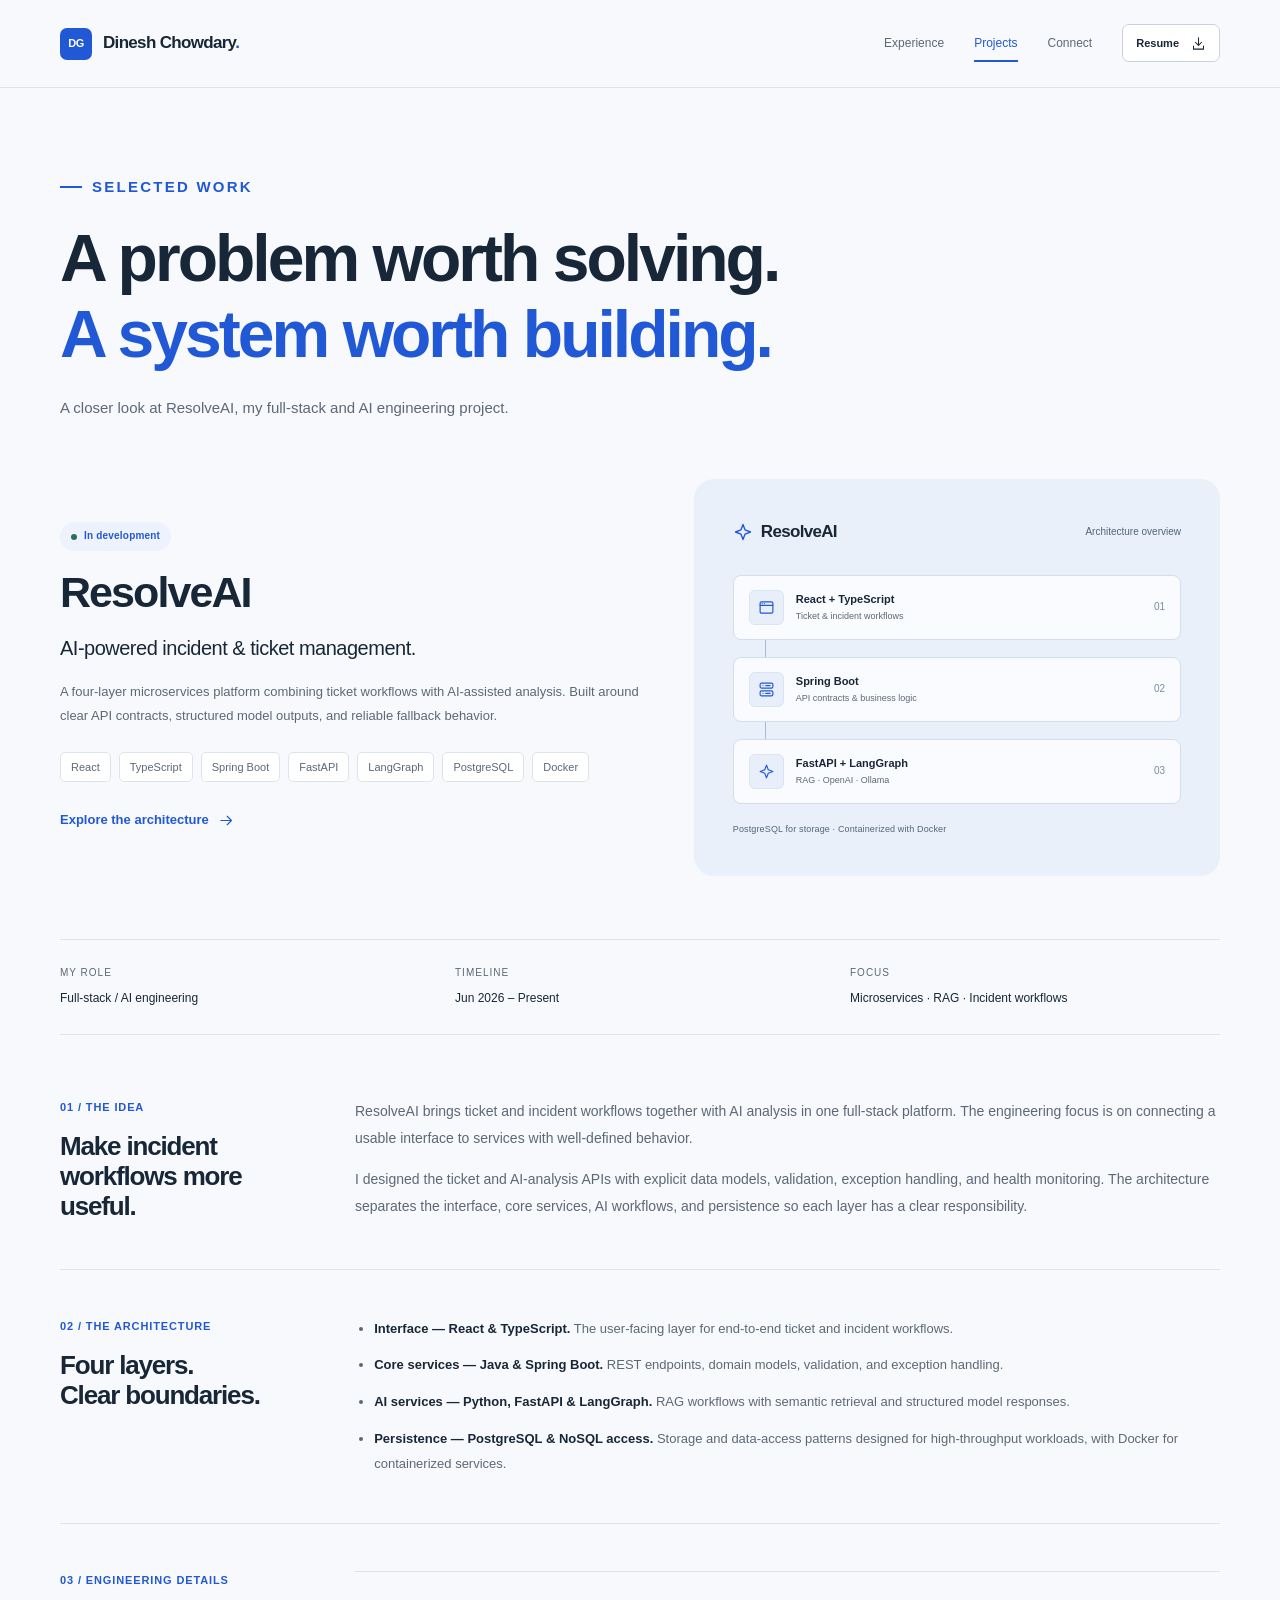
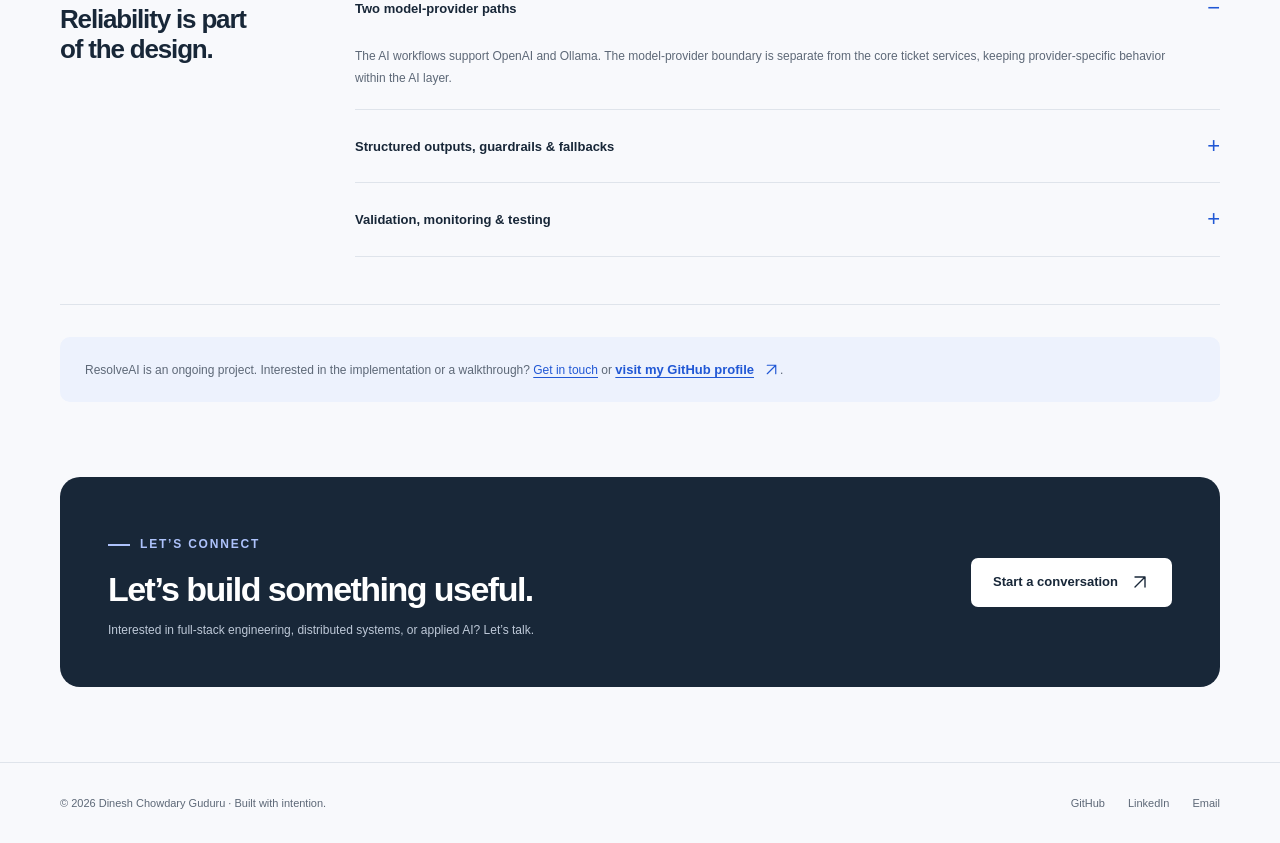
<file: projects.html>
<!DOCTYPE html>
<html lang="en">
<head>
  <meta charset="UTF-8">
  <meta name="viewport" content="width=device-width, initial-scale=1.0">
  <meta name="description" content="Explore ResolveAI, an AI-powered incident and ticket management platform built with React, Spring Boot, FastAPI, and LangGraph.">
  <meta name="author" content="Dinesh Chowdary Guduru">
  <meta name="theme-color" content="#f8f9fc">
  <meta property="og:title" content="Projects | Dinesh Chowdary Guduru">
  <meta property="og:description" content="Explore ResolveAI, an AI-powered incident and ticket management platform built with React, Spring Boot, FastAPI, and LangGraph.">
  <meta property="og:type" content="website">
  <title>Projects | Dinesh Chowdary Guduru</title>
  <link rel="icon" type="image/svg+xml" href="assets/favicon.svg">
  <link rel="stylesheet" href="styles.css">
  <script src="script.js" defer></script>
</head>
<body>
  <a class="skip-link" href="#main-content">Skip to content</a>
  <header class="site-header">
    <div class="container nav-shell">
      <!-- Your name is the Home button on every page. -->
      <a class="brand" href="index.html" aria-label="Dinesh Chowdary Guduru — Home">
        <span class="brand-mark" aria-hidden="true">DG</span>
        <span>Dinesh Chowdary<span class="brand-dot">.</span></span>
      </a>
      <button class="menu-toggle" type="button" data-menu-button aria-controls="site-navigation" aria-expanded="false" hidden>
        <span data-menu-label>Menu</span><svg class="icon" viewBox="0 0 24 24" aria-hidden="true"><path d="M4 7h16M4 12h16M4 17h16"/></svg>
      </button>
      <nav id="site-navigation" class="site-nav" data-navigation aria-label="Main navigation">
        <a class="nav-link" href="experience.html">Experience</a>
        <a class="nav-link" href="projects.html" aria-current="page">Projects</a>
        <a class="nav-link" href="connect.html">Connect</a>
        <a class="button button-secondary nav-resume" href="assets/dinesh-guduru-resume.pdf" download>Resume<svg class="icon" viewBox="0 0 24 24" aria-hidden="true"><path d="M12 3v12m-5-5 5 5 5-5M4 16v5h16v-5"/></svg></a>
      </nav>
    </div>
  </header>
  <main id="main-content" tabindex="-1">
    <section class="container page-intro" aria-labelledby="projects-page-title">
      <p class="eyebrow">Selected work</p>
      <h1 id="projects-page-title">A problem worth solving.<br><span class="text-blue">A system worth building.</span></h1>
      <p>A closer look at ResolveAI, my full-stack and AI engineering project.</p>
    </section>

    <article class="container" id="resolveai" aria-labelledby="resolveai-title">
      <div class="project-page-hero">
        <div>
          <span class="pill"><span class="status-dot"></span>In development</span>
          <h2 id="resolveai-title">ResolveAI</h2>
          <p class="project-subtitle">AI-powered incident &amp; ticket management.</p>
          <p class="project-description">A four-layer microservices platform combining ticket workflows with AI-assisted analysis. Built around clear API contracts, structured model outputs, and reliable fallback behavior.</p>
          <ul class="tags" aria-label="Technologies"><li>React</li><li>TypeScript</li><li>Spring Boot</li><li>FastAPI</li><li>LangGraph</li><li>PostgreSQL</li><li>Docker</li></ul>
          <a class="text-link" href="#architecture">Explore the architecture<svg class="icon" viewBox="0 0 24 24" aria-hidden="true"><path d="M4 12h15m-6-6 6 6-6 6"/></svg></a>
        </div>
        <div class="project-visual">
            <div class="visual-topline">
              <span class="project-logotype"><svg class="icon" viewBox="0 0 24 24" aria-hidden="true"><path d="m12 3 2.5 6.5L21 12l-6.5 2.5L12 21l-2.5-6.5L3 12l6.5-2.5L12 3Z"/></svg>ResolveAI</span>
              <span>Architecture overview</span>
            </div>
            <div class="architecture" role="img" aria-label="ResolveAI architecture: React and TypeScript interface, Spring Boot API services, Python FastAPI with LangGraph and RAG, and PostgreSQL storage.">
              <div class="architecture-node">
                <span class="node-icon"><svg class="icon" viewBox="0 0 24 24" aria-hidden="true"><rect x="3" y="4" width="18" height="16" rx="2"/><path d="M3 9h18M6 6.5h.01m3 0h.01"/></svg></span>
                <div><span class="node-title">React + TypeScript</span><span class="node-detail">Ticket &amp; incident workflows</span></div>
                <span class="node-number">01</span>
              </div>
              <div class="node-connector"></div>
              <div class="architecture-node">
                <span class="node-icon"><svg class="icon" viewBox="0 0 24 24" aria-hidden="true"><rect x="3" y="3" width="18" height="7" rx="2"/><rect x="3" y="14" width="18" height="7" rx="2"/><path d="M7 6.5h.01M7 17.5h.01M11 6.5h6M11 17.5h6"/></svg></span>
                <div><span class="node-title">Spring Boot</span><span class="node-detail">API contracts &amp; business logic</span></div>
                <span class="node-number">02</span>
              </div>
              <div class="node-connector"></div>
              <div class="architecture-node">
                <span class="node-icon"><svg class="icon" viewBox="0 0 24 24" aria-hidden="true"><path d="m12 3 2.5 6.5L21 12l-6.5 2.5L12 21l-2.5-6.5L3 12l6.5-2.5L12 3Z"/></svg></span>
                <div><span class="node-title">FastAPI + LangGraph</span><span class="node-detail">RAG · OpenAI · Ollama</span></div>
                <span class="node-number">03</span>
              </div>
            </div>
            <p class="visual-caption">PostgreSQL for storage · Containerized with Docker</p>
          </div>
      </div>

      <dl class="project-meta">
        <div><dt>My role</dt><dd>Full-stack / AI engineering</dd></div>
        <div><dt>Timeline</dt><dd>Jun 2026 – Present</dd></div>
        <div><dt>Focus</dt><dd>Microservices · RAG · Incident workflows</dd></div>
      </dl>

      <section class="case-section" aria-labelledby="problem-title">
        <div><p class="section-number">01 / THE IDEA</p><h2 id="problem-title">Make incident workflows more useful.</h2></div>
        <div class="case-body">
          <p>ResolveAI brings ticket and incident workflows together with AI analysis in one full-stack platform. The engineering focus is on connecting a usable interface to services with well-defined behavior.</p>
          <p>I designed the ticket and AI-analysis APIs with explicit data models, validation, exception handling, and health monitoring. The architecture separates the interface, core services, AI workflows, and persistence so each layer has a clear responsibility.</p>
        </div>
      </section>

      <section class="case-section" id="architecture" aria-labelledby="architecture-title">
        <div><p class="section-number">02 / THE ARCHITECTURE</p><h2 id="architecture-title">Four layers.<br>Clear boundaries.</h2></div>
        <div class="case-body">
          <ul class="case-list">
            <li><strong>Interface — React &amp; TypeScript.</strong> The user-facing layer for end-to-end ticket and incident workflows.</li>
            <li><strong>Core services — Java &amp; Spring Boot.</strong> REST endpoints, domain models, validation, and exception handling.</li>
            <li><strong>AI services — Python, FastAPI &amp; LangGraph.</strong> RAG workflows with semantic retrieval and structured model responses.</li>
            <li><strong>Persistence — PostgreSQL &amp; NoSQL access.</strong> Storage and data-access patterns designed for high-throughput workloads, with Docker for containerized services.</li>
          </ul>
        </div>
      </section>

      <section class="case-section" aria-labelledby="decisions-title">
        <div><p class="section-number">03 / ENGINEERING DETAILS</p><h2 id="decisions-title">Reliability is part<br>of the design.</h2></div>
        <div class="case-body">
          <details open>
            <summary>Two model-provider paths</summary>
            <p>The AI workflows support OpenAI and Ollama. The model-provider boundary is separate from the core ticket services, keeping provider-specific behavior within the AI layer.</p>
          </details>
          <details>
            <summary>Structured outputs, guardrails &amp; fallbacks</summary>
            <p>LangGraph and RAG workflows use semantic retrieval, structured outputs, and guardrails, with deterministic fallback behavior to support resilient service operation.</p>
          </details>
          <details>
            <summary>Validation, monitoring &amp; testing</summary>
            <p>Ticket and AI-analysis APIs include validation, exception handling, and health monitoring. JUnit and Postman support end-to-end testing across the workflows.</p>
          </details>
        </div>
      </section>

      <p class="project-note">ResolveAI is an ongoing project. Interested in the implementation or a walkthrough? <a href="mailto:dineshchowdary15@gmail.com?subject=ResolveAI%20project%20walkthrough">Get in touch</a> or <a class="text-link" href="https://github.com/dineshchowdary15" target="_blank" rel="noopener noreferrer">visit my GitHub profile<svg class="icon" viewBox="0 0 24 24" aria-hidden="true"><path d="M6 18 18 6M6 6h12v12"/></svg><span class="sr-only"> (opens in a new tab)</span></a>.</p>
    </article>
    <section class="container cta-section" aria-labelledby="cta-title">
      <div class="cta-panel">
        <div>
          <p class="eyebrow">Let’s connect</p>
          <h2 id="cta-title">Let’s build something useful.</h2>
          <p>Interested in full-stack engineering, distributed systems, or applied AI? Let’s talk.</p>
        </div>
        <a class="button button-white" href="connect.html">Start a conversation<svg class="icon" viewBox="0 0 24 24" aria-hidden="true"><path d="M6 18 18 6M6 6h12v12"/></svg></a>
      </div>
    </section>
  </main>
  <footer class="site-footer">
    <div class="container footer-inner">
      <p class="footer-copy">© <span data-year>2026</span> Dinesh Chowdary Guduru · Built with intention.</p>
      <nav class="footer-links" aria-label="Social links">
        <a href="https://github.com/dineshchowdary15" target="_blank" rel="noopener noreferrer">GitHub<span class="sr-only"> (opens in a new tab)</span></a>
        <a href="https://www.linkedin.com/in/dinesh-chowdary-7924b6219" target="_blank" rel="noopener noreferrer">LinkedIn<span class="sr-only"> (opens in a new tab)</span></a>
        <a href="mailto:dineshchowdary15@gmail.com">Email</a>
      </nav>
    </div>
  </footer>
</body>
</html>
</file>
<file: styles.css>
/* Dinesh's portfolio — shared by all four pages.
   Start with the variables below to change the site's colors and spacing. */

:root {
  --paper: #f8f9fc;
  --white: #ffffff;
  --ink: #182738;
  --muted: #5d6877;
  --blue: #2158d5;
  --blue-dark: #1642a6;
  --blue-light: #edf2fd;
  --line: #dfe4eb;
  --green: #287156;
  --radius: 20px;
  --content-width: 1160px;
  --font: "Avenir Next", Avenir, "Segoe UI", Helvetica, Arial, sans-serif;
}

/* 1. Foundations */
*, *::before, *::after { box-sizing: border-box; }
html { scroll-behavior: smooth; scroll-padding-top: 110px; }
body { margin: 0; background: var(--paper); color: var(--ink); font-family: var(--font); font-size: 16px; line-height: 1.65; -webkit-font-smoothing: antialiased; }
body, button, input { font-family: var(--font); }
::selection { background: #c9d8ff; color: var(--ink); }
a { color: inherit; text-decoration: none; }
button { color: inherit; font: inherit; cursor: pointer; }
img, svg { display: block; max-width: 100%; }
img { height: auto; }
button, a, summary { -webkit-tap-highlight-color: transparent; }
:focus-visible { outline: 3px solid var(--blue); outline-offset: 5px; border-radius: 4px; }
h1, h2, h3, p { margin: 0; }
h1, h2, h3 { font-weight: 600; line-height: 1.15; letter-spacing: -.045em; }
p { color: var(--muted); }
ul { padding-left: 1.2rem; }
li + li { margin-top: .75rem; }
.container { width: min(var(--content-width), calc(100% - 80px)); margin-inline: auto; }
.icon { width: 20px; height: 20px; flex: 0 0 20px; fill: none; stroke: currentColor; stroke-width: 1.65; stroke-linecap: round; stroke-linejoin: round; }
.sr-only { position: absolute; width: 1px; height: 1px; padding: 0; margin: -1px; overflow: hidden; clip-path: inset(50%); white-space: nowrap; border: 0; }
.skip-link { position: fixed; z-index: 100; top: 10px; left: 12px; padding: 12px 20px; background: var(--ink); color: white; transform: translateY(-160%); }
.skip-link:focus { transform: translateY(0); }
.eyebrow { display: flex; align-items: center; gap: 10px; color: var(--blue); font-size: 11px; font-weight: 700; letter-spacing: .15em; text-transform: uppercase; }
.eyebrow::before { content: ""; width: 22px; height: 2px; background: currentColor; }
.section-number { color: var(--blue); font-size: 11px; letter-spacing: .08em; font-weight: 600; margin-bottom: 16px; }
.text-blue { color: var(--blue); }
.button { display: inline-flex; align-items: center; justify-content: center; gap: 12px; min-height: 49px; padding: 12px 21px; border: 1px solid transparent; border-radius: 7px; font-size: 13px; font-weight: 600; line-height: 1.4; transition: background .2s ease, border-color .2s ease, transform .2s ease; }
.button:hover { transform: translateY(-2px); }
.button-primary { background: var(--blue); color: white; }
.button-primary:hover { background: var(--blue-dark); }
.button-secondary { background: transparent; border-color: #c9d1df; }
.button-secondary:hover { background: white; border-color: var(--ink); }
.button-white { background: white; color: var(--ink); }
.button-white:hover { background: var(--blue-light); }
.button-ghost { border-color: #556477; color: white; }
.button-ghost:hover { border-color: white; background: #2c3d53; }
.button-row { display: flex; flex-wrap: wrap; gap: 12px; }
.text-link { display: inline-flex; align-items: center; gap: 9px; color: var(--blue); font-size: 13px; font-weight: 600; }
.text-link:hover { text-decoration: underline; text-underline-offset: 5px; }
.text-link .icon { width: 17px; height: 17px; flex-basis: 17px; transition: transform .2s ease; }
.text-link:hover .icon { transform: translateX(3px); }
.tags { display: flex; flex-wrap: wrap; gap: 8px; list-style: none; padding: 0; margin: 24px 0; }
.tags li { margin: 0; padding: 5px 10px; border: 1px solid var(--line); border-radius: 5px; font-size: 11px; font-weight: 500; color: var(--muted); background: var(--white); }
.pill { display: inline-flex; align-items: center; gap: 7px; padding: 6px 11px; border-radius: 100px; font-size: 10px; font-weight: 600; letter-spacing: .02em; background: var(--blue-light); color: var(--blue); }
.status-dot { width: 6px; height: 6px; background: var(--green); border-radius: 50%; flex: 0 0 6px; }

/* 2. Shared navigation and footer */
.site-header { position: sticky; top: 0; z-index: 30; background: rgba(248, 249, 252, .96); border-bottom: 1px solid var(--line); backdrop-filter: blur(14px); }
.nav-shell { min-height: 87px; display: flex; align-items: center; justify-content: space-between; gap: 24px; }
.brand { display: inline-flex; gap: 11px; align-items: center; font-size: 17px; font-weight: 650; letter-spacing: -.04em; white-space: nowrap; }
.brand-mark { display: grid; place-items: center; width: 32px; height: 32px; border-radius: 7px; background: var(--blue); color: white; font-size: 11px; font-weight: 600; letter-spacing: -.04em; }
.brand-dot { color: var(--blue); }
.site-nav { display: flex; gap: 30px; align-items: center; }
.nav-link { color: var(--muted); font-size: 12px; font-weight: 500; padding-block: 12px; position: relative; }
.nav-link:hover, .nav-link[aria-current="page"] { color: var(--blue); }
.nav-link[aria-current="page"]::after { position: absolute; content: ""; left: 0; right: 0; bottom: 3px; height: 2px; background: var(--blue); }
.nav-resume { font-size: 11px; min-height: 38px; padding: 8px 13px; background: white; }
.nav-resume .icon { width: 15px; height: 15px; flex-basis: 15px; }
.menu-toggle { display: none; align-items: center; gap: 8px; background: white; border: 1px solid var(--line); border-radius: 6px; padding: 10px 12px; font-size: 12px; }
.site-footer { padding: 31px 0; border-top: 1px solid var(--line); }
.footer-inner { display: flex; align-items: center; justify-content: space-between; gap: 20px; }
.footer-copy { font-size: 11px; }
.footer-links { display: flex; gap: 23px; font-size: 11px; color: var(--muted); }
.footer-links a:hover { color: var(--blue); }

/* 3. Home hero and portrait */
.hero { padding: 82px 0 69px; }
.hero-grid { display: grid; grid-template-columns: 1.4fr 1fr; align-items: center; gap: 74px; }
.hero h1 { font-size: clamp(47px, 5.1vw, 68px); margin: 22px 0; line-height: 1.08; letter-spacing: -.055em; }
.hero h1 span { color: var(--blue); display: block; }
.hero-intro { font-size: 15px; max-width: 520px; line-height: 1.85; }
.hero-intro strong { color: var(--ink); font-weight: 600; }
.hero .button-row { margin-top: 30px; }
.hero-location { display: flex; gap: 7px; align-items: center; font-size: 11px; margin-top: 25px; }
.hero-location .icon { width: 14px; height: 14px; flex-basis: 14px; }
.portrait { width: 100%; max-width: 365px; justify-self: end; }
.portrait-wrap { position: relative; padding: 13px 13px 0; background: #e6ebf3; border-radius: 180px 180px 18px 18px; }
.portrait-image { aspect-ratio: 1 / 1.08; width: 100%; border-radius: 170px 170px 8px 8px; object-fit: cover; object-position: center 35%; background: #d4dfed; }
.portrait-caption { display: flex; align-items: center; justify-content: space-between; gap: 10px; padding: 17px 9px 18px; }
.portrait-caption strong { font-size: 12px; font-weight: 600; display: block; }
.portrait-caption p { font-size: 10px; margin-top: 2px; }
.portrait-caption .icon { width: 26px; height: 26px; color: var(--blue); }
.portrait-tag { position: absolute; top: 34px; right: -22px; background: white; border: 1px solid var(--line); border-radius: 8px; padding: 12px 14px; font-size: 10px; line-height: 1.5; box-shadow: 0 6px 22px #24364c08; display: flex; align-items: center; gap: 8px; transform: rotate(4deg); }
.portrait-tag .icon { color: var(--blue); width: 18px; height: 18px; flex-basis: 18px; }
.portrait-footnote { text-align: center; font-size: 10px; margin-top: 11px; color: var(--muted); }
.proof-strip { border-top: 1px solid var(--line); border-bottom: 1px solid var(--line); display: grid; grid-template-columns: repeat(4, 1fr); padding: 24px 0; }
.proof-item { padding: 4px 30px; border-right: 1px solid var(--line); }
.proof-item:first-child { padding-left: 0; }
.proof-item:last-child { border: 0; }
.proof-item strong { display: block; font-size: 29px; line-height: 1.2; font-weight: 600; letter-spacing: -.045em; }
.proof-item span { font-size: 10px; color: var(--muted); display: block; margin-top: 7px; }
.proof-item a:hover strong { color: var(--blue); }

/* 4. Reusable content sections */
.section { padding-block: 78px; }
.section-header { display: flex; justify-content: space-between; align-items: flex-end; gap: 28px; margin-bottom: 31px; }
.section-header h2, .split-heading h2 { font-size: clamp(29px, 3.1vw, 39px); }
.section-header p { font-size: 13px; margin-top: 12px; max-width: 500px; }
.section-header > .text-link { margin-bottom: 5px; flex-shrink: 0; }
.project-feature { background: white; border: 1px solid var(--line); border-radius: var(--radius); display: grid; grid-template-columns: 1fr 1fr; overflow: hidden; }
.project-visual { background: #eaf0f9; padding: 39px; display: flex; flex-direction: column; justify-content: center; min-height: 330px; position: relative; }
.visual-topline { display: flex; align-items: center; justify-content: space-between; gap: 14px; margin-bottom: 29px; font-size: 10px; color: #54647a; }
.project-logotype { display: inline-flex; align-items: center; gap: 8px; color: var(--ink); font-size: 17px; font-weight: 600; letter-spacing: -.04em; }
.project-logotype .icon { width: 22px; height: 22px; color: var(--blue); }
.architecture { display: grid; gap: 0; position: relative; }
.architecture-node { border: 1px solid #d4ddec; background: #f9fbff; border-radius: 8px; padding: 14px 15px; display: flex; align-items: center; gap: 12px; }
.node-icon { background: #e9effa; border: 1px solid #dbe4f3; border-radius: 6px; padding: 8px; color: var(--blue); }
.node-icon .icon { width: 17px; height: 17px; flex-basis: 17px; }
.node-title { font-size: 11px; font-weight: 600; display: block; }
.node-detail { font-size: 9px; color: var(--muted); display: block; margin-top: 1px; }
.node-number { margin-left: auto; color: #7a8ba3; font-size: 10px; }
.node-connector { width: 1px; height: 17px; margin-left: 32px; background: #a7bad8; }
.visual-caption { margin-top: 18px; color: #54647a; font-size: 9px; letter-spacing: .015em; }
.project-copy { padding: 39px; align-self: center; }
.project-copy h3 { font-size: 29px; margin: 15px 0 12px; }
.project-copy p { font-size: 13px; line-height: 1.8; }
.project-copy .text-link { margin-top: 5px; }
.experience-preview { padding-top: 0; }
.experience-row { display: grid; grid-template-columns: 1fr 1.35fr auto; gap: 35px; padding: 26px 0; border-top: 1px solid var(--line); align-items: center; }
.experience-row:last-child { border-bottom: 1px solid var(--line); }
.company-name { font-size: 18px; font-weight: 600; letter-spacing: -.025em; }
.company-date { font-size: 10px; color: var(--muted); margin-top: 5px; }
.experience-summary h3 { font-size: 13px; font-weight: 600; letter-spacing: 0; margin-bottom: 7px; }
.experience-summary p { font-size: 12px; }
.experience-row > .icon { color: var(--blue); }
.experience-row:hover .company-name { color: var(--blue); }
.skills-band { padding-block: 36px; border-block: 1px solid var(--line); }
.skills-inner { display: flex; gap: 36px; align-items: center; }
.skills-inner > p { flex: 0 0 140px; font-size: 10px; text-transform: uppercase; font-weight: 600; letter-spacing: .12em; }
.skill-names { display: flex; flex-wrap: wrap; gap: 15px 31px; justify-content: space-between; flex: 1; }
.skill-names span { color: #516176; font-size: 16px; font-weight: 600; letter-spacing: -.03em; }
.cta-section { padding-block: 75px; }
.cta-panel { display: flex; align-items: center; justify-content: space-between; gap: 35px; padding: 46px 48px; background: var(--ink); border-radius: var(--radius); color: white; }
.cta-panel .eyebrow { color: #adc2fb; margin-bottom: 15px; }
.cta-panel h2 { font-size: 34px; }
.cta-panel p { font-size: 12px; color: #bec9d8; margin-top: 12px; }
.cta-panel .button { flex-shrink: 0; }

/* 5. Inner pages */
.page-intro { padding-top: 64px; padding-bottom: 43px; }
.page-intro h1 { font-size: clamp(42px, 5.3vw, 66px); margin-top: 21px; max-width: 900px; }
.page-intro > p { font-size: 15px; max-width: 650px; margin-top: 21px; line-height: 1.8; }
.page-intro .button-row { margin-top: 27px; }
.timeline { padding: 10px 0 60px; }
.job { display: grid; grid-template-columns: 245px 1fr; gap: 50px; border-top: 1px solid var(--line); padding: 41px 0 45px; scroll-margin-top: 110px; }
.job-side .pill { margin-bottom: 17px; }
.job-side h2 { font-size: 24px; }
.job-side p { font-size: 11px; margin-top: 9px; }
.job-content h3 { font-size: 24px; }
.job-intro { font-size: 13px; margin-top: 13px; line-height: 1.8; }
.job-highlights { margin: 22px 0; font-size: 13px; line-height: 1.8; color: var(--muted); }
.job-highlights li::marker { color: var(--blue); }
.job-highlights strong { color: var(--ink); font-weight: 600; }
.job-results { display: flex; gap: 36px; flex-wrap: wrap; padding: 22px 24px; margin-top: 25px; background: var(--blue-light); border-radius: 10px; }
.job-results strong { color: var(--blue); display: block; font-size: 24px; font-weight: 600; letter-spacing: -.04em; }
.job-results span { color: var(--muted); font-size: 10px; }
.job-content .tags { margin-bottom: 0; }
.education { display: grid; grid-template-columns: 245px 1fr; gap: 50px; border-block: 1px solid var(--line); padding-block: 37px; }
.education h2 { font-size: 24px; }
.education-content { display: flex; gap: 24px; align-items: center; justify-content: space-between; }
.education-content h3 { font-size: 18px; letter-spacing: -.025em; }
.education-content p { font-size: 12px; margin-top: 7px; }
.gpa { background: white; border: 1px solid var(--line); border-radius: 10px; padding: 15px 22px; text-align: center; flex-shrink: 0; }
.gpa strong { font-size: 28px; color: var(--blue); line-height: 1.2; display: block; }
.gpa span { font-size: 9px; color: var(--muted); }
.capabilities { padding-bottom: 0; }
.capability-grid { display: grid; grid-template-columns: repeat(3, 1fr); gap: 22px; }
.capability { background: white; border: 1px solid var(--line); padding: 27px; border-radius: 12px; }
.capability .icon { color: var(--blue); margin-bottom: 20px; }
.capability h3 { font-size: 17px; margin-bottom: 12px; letter-spacing: -.025em; }
.capability p { font-size: 12px; line-height: 1.9; }

/* 6. Project case study */
.project-page-hero { display: grid; grid-template-columns: 1.1fr 1fr; gap: 55px; align-items: center; padding-block: 15px 47px; }
.project-page-hero .project-visual { border-radius: var(--radius); }
.project-page-hero h2 { font-size: 43px; margin: 17px 0; }
.project-page-hero .project-subtitle { font-size: 20px; color: var(--ink); letter-spacing: -.025em; line-height: 1.4; max-width: 380px; }
.project-page-hero .project-description { font-size: 13px; line-height: 1.85; margin-top: 18px; }
.project-meta { display: grid; grid-template-columns: repeat(3, 1fr); border-block: 1px solid var(--line); padding-block: 25px; gap: 25px; }
.project-meta dt { color: var(--muted); font-size: 10px; text-transform: uppercase; letter-spacing: .1em; margin-bottom: 8px; }
.project-meta dd { margin: 0; font-size: 12px; font-weight: 500; }
.case-section { display: grid; grid-template-columns: 245px 1fr; gap: 50px; padding-block: 47px; border-bottom: 1px solid var(--line); }
.case-section h2 { font-size: 26px; }
.case-section .case-body > p { font-size: 14px; line-height: 1.9; }
.case-body > p + p { margin-top: 15px; }
.case-list { margin: 0; color: var(--muted); font-size: 13px; line-height: 1.9; }
.case-list strong { color: var(--ink); font-weight: 600; }
.case-section details { border-bottom: 1px solid var(--line); }
.case-section details:first-child { border-top: 1px solid var(--line); }
.case-section summary { cursor: pointer; padding: 18px 0; font-size: 13px; font-weight: 600; display: flex; align-items: center; gap: 16px; justify-content: space-between; list-style: none; }
.case-section summary::-webkit-details-marker { display: none; }
.case-section summary::after { content: "+"; color: var(--blue); font-size: 22px; font-weight: 400; }
.case-section details[open] summary::after { content: "−"; }
.case-section details p { font-size: 12px; line-height: 1.9; padding: 0 27px 19px 0; }
.project-note { padding: 21px 25px; margin-top: 32px; background: var(--blue-light); border-radius: 10px; font-size: 12px; line-height: 1.8; }
.project-note a { color: var(--blue); text-decoration: underline; text-underline-offset: 3px; }

/* 7. Connect */
.connect-intro { padding-top: 82px; }
.contact-grid { display: grid; grid-template-columns: 1.25fr 1fr; gap: 28px; padding: 4px 0 56px; }
.email-card { background: var(--ink); color: white; border-radius: var(--radius); padding: 38px; display: flex; flex-direction: column; align-items: flex-start; }
.email-card > .icon { width: 30px; height: 30px; color: #a7bef6; margin-bottom: 39px; }
.email-card h2 { font-size: 30px; margin-bottom: 13px; }
.email-address { color: #e2eafa; font-size: clamp(14px, 1.6vw, 19px); overflow-wrap: anywhere; }
.email-address:hover { text-decoration: underline; text-underline-offset: 4px; }
.email-card .button-row { margin-top: 27px; }
.email-card .button { font-size: 11px; padding: 11px 15px; min-height: 44px; }
.copy-status { min-height: 20px; margin-top: 11px; font-size: 11px; color: #c4d4f5; }
.social-stack { display: grid; gap: 16px; }
.social-card { padding: 25px 27px; background: white; border: 1px solid var(--line); border-radius: 13px; display: flex; align-items: center; gap: 20px; transition: border-color .2s, transform .2s; }
.social-card:hover { border-color: #93ace4; transform: translateY(-2px); }
.social-icon { display: grid; place-items: center; width: 43px; height: 43px; border-radius: 10px; background: var(--blue-light); color: var(--blue); flex-shrink: 0; }
.social-card h2 { font-size: 17px; letter-spacing: -.025em; }
.social-card p { font-size: 11px; margin-top: 5px; }
.social-card > .icon { margin-left: auto; width: 17px; height: 17px; color: var(--muted); }
.contact-details { display: grid; grid-template-columns: repeat(3, 1fr); gap: 35px; border-block: 1px solid var(--line); padding: 28px 0; }
.contact-details .icon { color: var(--blue); margin-bottom: 13px; }
.contact-details h2 { font-size: 13px; letter-spacing: 0; margin-bottom: 7px; }
.contact-details p, .contact-details a { font-size: 12px; color: var(--muted); }
.contact-details a:hover { color: var(--blue); }
.connect-bottom { padding-block: 53px 65px; display: flex; justify-content: space-between; align-items: center; gap: 25px; }
.connect-bottom h2 { font-size: 24px; }
.connect-bottom p { font-size: 12px; margin-top: 10px; }

/* 8. Tablet and mobile layouts */
@media (max-width: 1080px) {
  .container { width: calc(100% - 64px); }
  .hero-grid { gap: 40px; grid-template-columns: 1.4fr 1fr; }
  .hero h1 { font-size: 54px; }
  .hero-intro { font-size: 14px; }
  .portrait-tag { right: -12px; }
  .project-copy, .project-visual { padding: 29px; }
  .job, .education, .case-section { grid-template-columns: 205px 1fr; gap: 35px; }
  .skills-inner { gap: 25px; }
  .skill-names { gap: 16px 23px; justify-content: flex-start; }
  .contact-grid { grid-template-columns: 1.1fr 1fr; }
  .email-card { padding: 30px; }
  .project-page-hero { gap: 35px; }
}

@media (max-width: 800px) {
  .container { width: calc(100% - 48px); }
  .site-nav { gap: 19px; }
  .brand { font-size: 15px; gap: 8px; }
  .hero { padding-top: 57px; padding-bottom: 48px; }
  .hero h1 { font-size: 45px; }
  .hero-grid { gap: 28px; grid-template-columns: 1.35fr 1fr; }
  .hero .button { padding-inline: 15px; font-size: 12px; }
  .hero-intro { font-size: 13px; }
  .portrait-wrap { padding: 9px 9px 0; }
  .portrait-tag { font-size: 8px; padding: 9px 10px; right: -6px; top: 21px; }
  .portrait-caption { padding-inline: 3px; }
  .portrait-caption strong { font-size: 10px; }
  .portrait-caption p { font-size: 9px; }
  .proof-item { padding-inline: 22px; }
  .proof-item strong { font-size: 26px; }
  .proof-item span { font-size: 9px; }
  .project-copy, .project-visual { padding: 25px; }
  .project-copy h3 { font-size: 26px; }
  .visual-topline { align-items: flex-start; gap: 8px; flex-direction: column; }
  .experience-row { grid-template-columns: 1fr 1.1fr 20px; gap: 24px; }
  .cta-panel { padding: 35px; }
  .cta-panel h2 { font-size: 28px; }
  .job, .education, .case-section { grid-template-columns: 175px 1fr; gap: 28px; }
  .job-results { gap: 22px; padding-inline: 19px; }
  .capability-grid { gap: 14px; }
  .capability { padding: 22px; }
  .project-page-hero { gap: 28px; }
  .project-page-hero .project-subtitle { font-size: 18px; }
  .contact-grid { gap: 18px; }
  .social-card { padding: 23px 20px; gap: 14px; }
  .social-icon { width: 36px; height: 36px; }
}

@media (max-width: 640px) {
  .container { width: calc(100% - 40px); }
  .nav-shell { min-height: 73px; flex-wrap: wrap; gap: 0; }
  .brand { font-size: 16px; }
  .js .menu-toggle:not([hidden]) { display: inline-flex; }
  .site-nav { width: 100%; padding-bottom: 17px; gap: 12px 21px; flex-wrap: wrap; }
  .js .site-nav:not(.is-open) { display: none; }
  .nav-link { font-size: 13px; }
  .nav-resume { margin-left: auto; }
  .hero { padding-top: 41px; padding-bottom: 37px; }
  .hero-grid { grid-template-columns: 1fr; gap: 39px; }
  .hero h1 { font-size: clamp(42px, 10.4vw, 62px); margin-top: 18px; }
  .hero-intro { font-size: 14px; max-width: 480px; }
  .eyebrow { font-size: 10px; letter-spacing: .13em; }
  .hero .button-row { margin-top: 24px; }
  .hero-location { margin-top: 19px; font-size: 10px; }
  .portrait { width: min(330px, calc(100% - 20px)); margin-inline: auto; }
  .portrait-image { aspect-ratio: 1 / .93; }
  .portrait-tag { top: 27px; right: -18px; font-size: 10px; padding: 11px 13px; }
  .portrait-caption { padding: 15px 10px; }
  .portrait-caption strong { font-size: 12px; }
  .portrait-caption p { font-size: 10px; }
  .proof-strip { grid-template-columns: repeat(2, 1fr); padding: 0; }
  .proof-item { padding: 22px 17px; }
  .proof-item:first-child { padding-left: 17px; }
  .proof-item:nth-child(2) { border-right: 0; }
  .proof-item:nth-child(-n+2) { border-bottom: 1px solid var(--line); }
  .proof-item strong { font-size: 29px; }
  .proof-item span { font-size: 10px; }
  .section { padding-block: 49px; }
  .section-header { align-items: flex-start; flex-direction: column; gap: 16px; margin-bottom: 24px; }
  .section-header h2 { font-size: 31px; }
  .section-header p { font-size: 12px; }
  .section-number { margin-bottom: 12px; }
  .project-feature { grid-template-columns: 1fr; }
  .project-visual { padding: 26px; min-height: auto; }
  .visual-topline { flex-direction: row; align-items: center; margin-bottom: 22px; }
  .project-copy { padding: 28px; }
  .project-copy h3 { font-size: 28px; }
  .experience-preview { padding-top: 0; }
  .experience-row { grid-template-columns: 1fr 20px; gap: 17px; padding-block: 25px; }
  .experience-summary { grid-column: 1; grid-row: 2; }
  .experience-row > .icon { grid-column: 2; grid-row: 1; }
  .experience-summary p { max-width: 360px; }
  .skills-inner { flex-direction: column; align-items: flex-start; gap: 18px; }
  .skills-inner > p { flex-basis: auto; }
  .skill-names { gap: 16px 25px; }
  .skill-names span { font-size: 15px; }
  .cta-section { padding-block: 46px; }
  .cta-panel { flex-direction: column; align-items: flex-start; gap: 27px; padding: 32px 27px; border-radius: 14px; }
  .cta-panel h2 { font-size: 29px; }
  .footer-inner { flex-direction: column; align-items: flex-start; gap: 16px; }
  .footer-copy { font-size: 10px; }
  .footer-links { font-size: 11px; }
  .page-intro { padding-top: 44px; padding-bottom: 33px; }
  .page-intro h1 { font-size: 43px; }
  .page-intro > p { font-size: 13px; margin-top: 17px; }
  .job, .education, .case-section { grid-template-columns: 1fr; gap: 24px; padding-block: 30px; }
  .job-side h2 { font-size: 25px; }
  .job-side .pill { margin-bottom: 12px; }
  .job-content h3 { font-size: 21px; }
  .job-results { gap: 21px; padding: 18px; }
  .job-results strong { font-size: 23px; }
  .job-results span { font-size: 9px; }
  .timeline { padding-bottom: 18px; }
  .education-content { align-items: flex-start; gap: 18px; }
  .education-content h3 { font-size: 16px; line-height: 1.4; }
  .education-content p { font-size: 11px; }
  .gpa { padding: 13px 16px; }
  .capability-grid { grid-template-columns: 1fr; }
  .capability { padding: 26px; }
  .capabilities { padding-bottom: 0; }
  .project-page-hero { grid-template-columns: 1fr; gap: 29px; padding-top: 0; padding-bottom: 31px; }
  .project-page-hero h2 { font-size: 38px; }
  .project-page-hero .project-subtitle { font-size: 21px; }
  .project-meta { grid-template-columns: 1fr 1fr; gap: 22px; }
  .project-meta > div:last-child { grid-column: 1 / -1; }
  .case-section h2 { font-size: 27px; }
  .case-section .case-body > p { font-size: 13px; }
  .contact-grid { grid-template-columns: 1fr; gap: 20px; padding-bottom: 35px; }
  .email-card { padding: 30px; }
  .email-address { font-size: 16px; }
  .email-card > .icon { margin-bottom: 28px; }
  .social-stack { gap: 13px; }
  .social-card { padding: 23px 25px; }
  .contact-details { grid-template-columns: 1fr; gap: 27px; }
  .contact-details > div { display: grid; grid-template-columns: 23px 1fr; gap: 4px 14px; }
  .contact-details .icon { grid-row: 1 / 3; margin-bottom: 0; }
  .contact-details h2 { margin-bottom: 0; }
  .contact-details p { grid-column: 2; }
  .connect-bottom { flex-direction: column; align-items: flex-start; padding-block: 38px 48px; }
}

@media (prefers-reduced-motion: reduce) {
  html { scroll-behavior: auto; }
  *, *::before, *::after { animation: none !important; transition: none !important; }
}

@media print {
  .site-header, .site-footer, .cta-section, .button-row, .skip-link, .menu-toggle { display: none !important; }
  body { color: #111; background: white; font-size: 11pt; }
  .container { width: 100%; }
  .section, .hero, .page-intro { padding-block: 20px; }
  .job, .project-feature, .capability { break-inside: avoid; }
}
</file>
